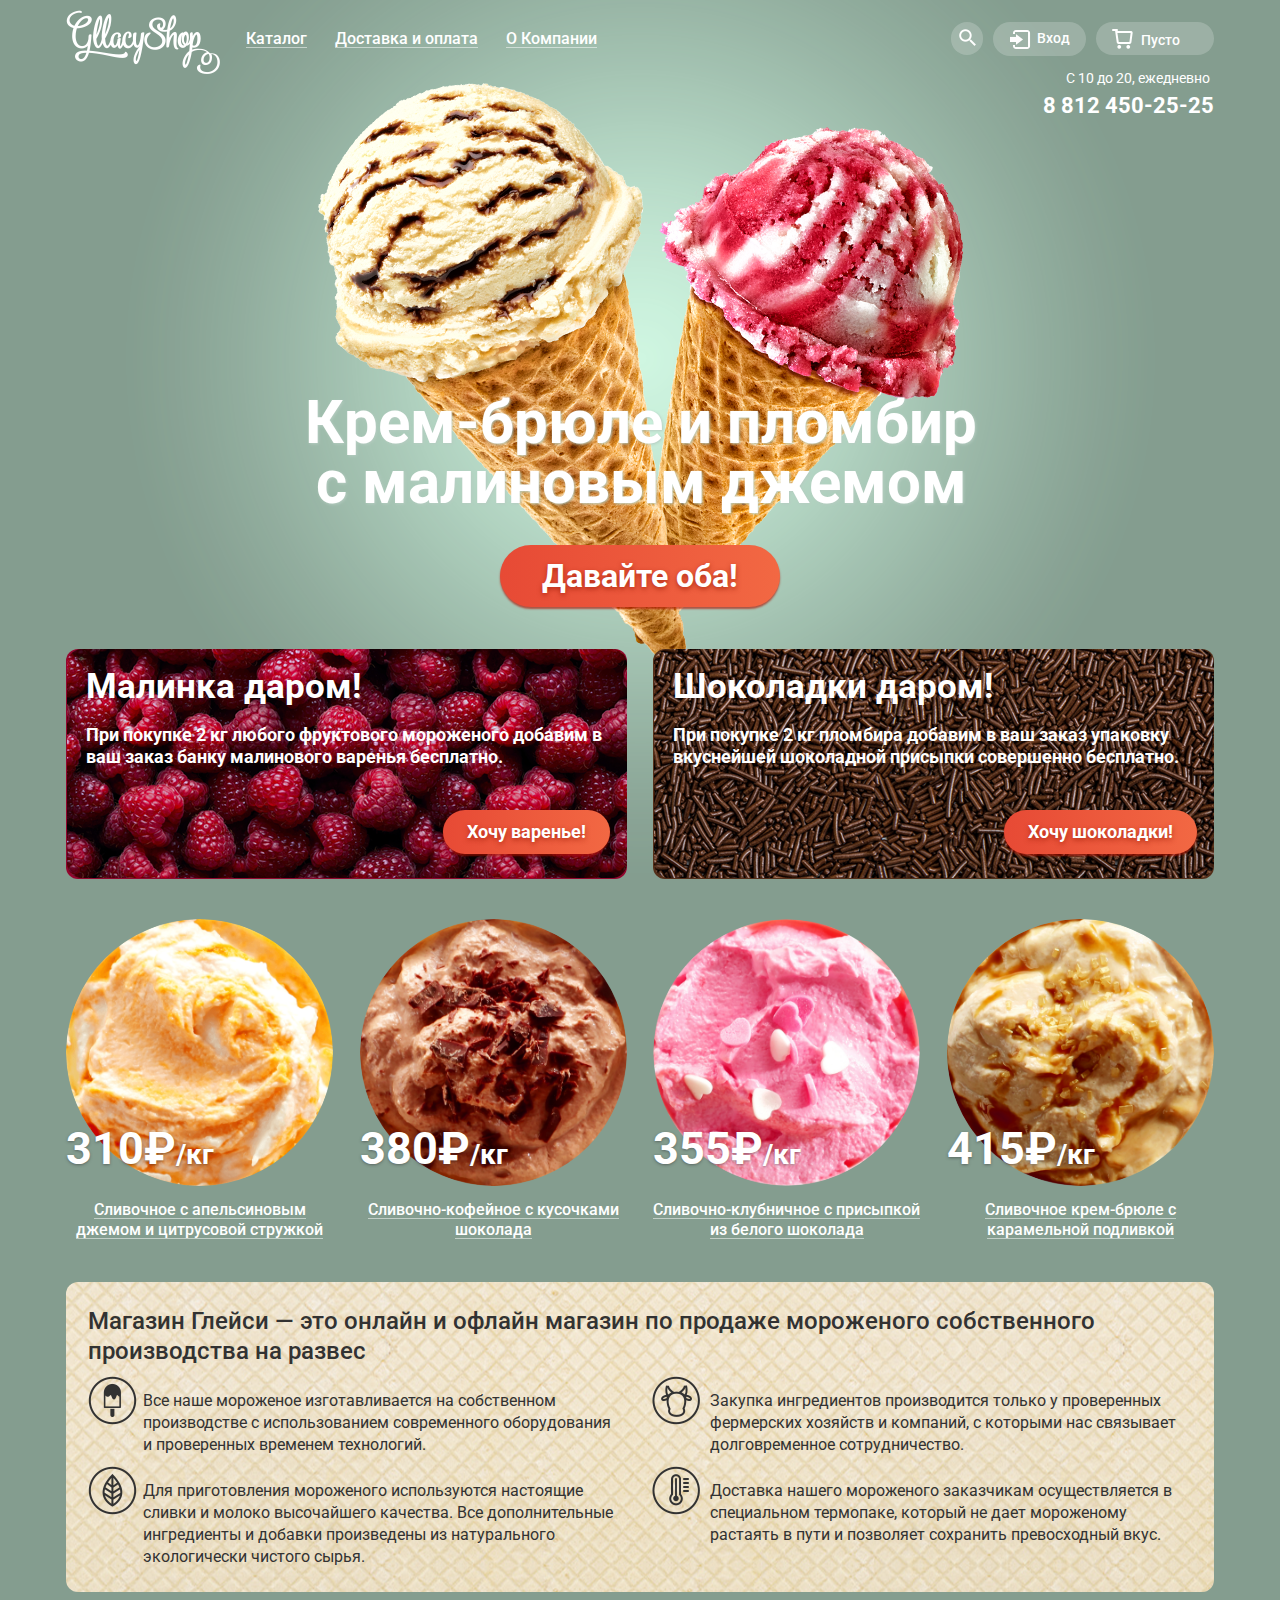
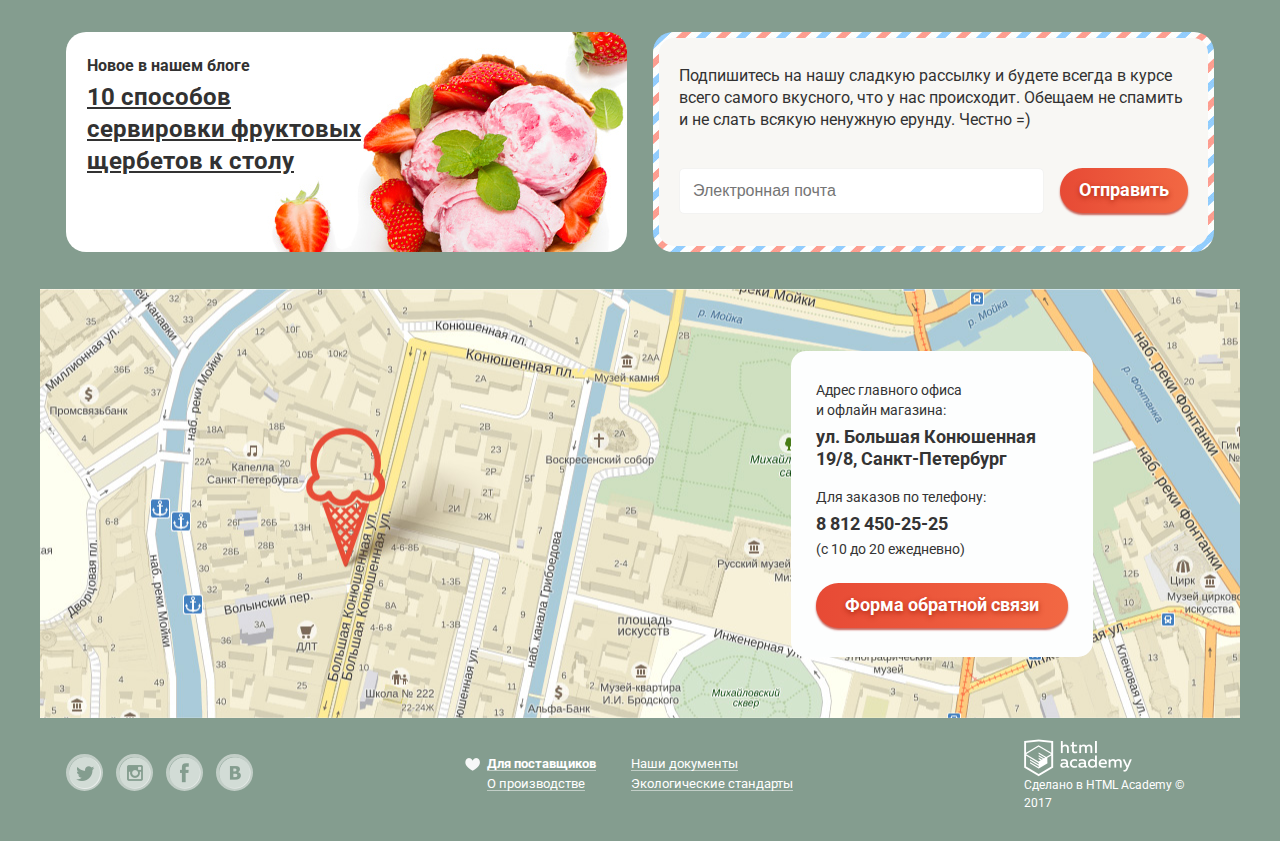
<file: index.html>
<!DOCTYPE html>
<html lang="ru">

<head>
  <meta charset="utf-8">
  <link href="https://fonts.googleapis.com/css?family=Roboto:400,500,700&amp;subset=cyrillic" rel="stylesheet">
  <link rel="stylesheet" href="css/normalize.css">
  <link rel="stylesheet" href="css/style.css">
  <title>HTML Academy: Глейси</title>
</head>

<body>
  <div class="body-wrapper body-slide1">
    <header class="main-header container">
      <section class="userbar">
      <div class="block block-75">
          <div class="logo">
            <a><img src="img/logo.png" width="154" height="64" alt="Gllacy Shop"></a>
          </div>
          <!-- Навигация -->
          <nav class="main-navigation">
            <ul class="main-menu">
              <li>
                <a href="#"><span class="underline">Каталог</span></a>
            <!-- Выпадающее меню
            <ul class="drop-menu">
              <li><a class="default-link" href="#">Новинки</a></li>
              <li><a href="catalog.html">Сливочное</a></li>
              <li><a href="#">Щербеты</a></li>
              <li><a href="#">Фруктовый лед</a></li>
              <li><a href="#">Мелорин</a></li>
            </ul>-->
          </li>
          <li>
            <a href="#"><span class="underline">Доставка и оплата</span></a>
          </li>
          <li>
            <a href="#"><span class="underline">О Компании</span></a>
          </li>
        </ul>
      </nav>
    </div>
    <div class="block block-25">
      <!-- Блок пользователя -->
      <div class="user-block clearfix">
        <div class="search">
          <a class="search-link" href="#"></a>
          <div class="search-form">
            <form action="#" method="get">
              <label for="search">
                <input type="search" id="search" name="search" placeholder="Что ищем?">
              </label>
            </form>
          </div>
        </div>

        <div class="login">
          <a class="login-link" href="#">Вход</a>
          <div class="login-form">
            <button class="btn-login" type="button"></button>
                    <!-- Попап вход
   <form action="#" method="post">
    <label for="email">Электронная почта
      <input type="email" id="email" name="email" placeholder="Электронная почта" required>
    </label>
    <label for="password">Пароль
      <input type="password" id="password" name="password" placeholder="Пароль" required>
    </label>
    <label for="submit">
      <button class="button" type="submit" id="submit" name="submit">Войти</button>
    </label>
    <div class="login-forgot">
    <a class="login-link" href="#">Забыли пароль?</a>
    <a class="login-link" href="#">Новая регистрация</a>
</div>
</form> -->
</div>
</div>

<div class="basket">
  <a class="basket-link" href="#">Пусто</a>
</div>
</div>
</div>
</section>
<section class="schedule">
<div class="block block-25 contact-block">
  <span class="contacts">С 10 до 20, ежедневно</span>
  <a class="address" href="tel:+88124502525">8 812 450-25-25</a>
</div>
</section>
</header>
<main class="container">
<section class="slideshow">
  <div class="block block-100">
    <!-- Слайдер -->
    <!-- <div class="slideshow-container"> -->
    <div class="slideshow">
       <!-- <ul class="slideshow-nav">
        <li>
          <a href="#slide1"></a>
        </li>
        <li>
          <a href="#slide2"></a>
        </li>
        <li>
          <a href="#slide3"></a>
        </li>
      </ul> -->
      <!-- Слайд 1 -->
      <div class="slide">
        <a name="slide1"></a>
        <b class="slide-name">Крем-брюле и пломбир с малиновым джемом</b>
        <a class="slide-btn button" href="#">Давайте оба!</a>
      </div>
      <!-- Другие слайды -->
      <!-- <div class="slide">
       <a name="slide2"></a>
       <b class="slide-name">Шоколадный пломбир и лимонный сорбет</b>
       <a class="slide-btn button" href="#">Давайте оба!</a>
       <img class="slide-pic" src="#" alt="">
     </div> -->
     <!-- <div class="slide">
       <a name="slide3"></a>
       <b class="slide-name">Пломбир с помадкой и клубничный щербет</b>
       <a class="slide-btn button" href="#">Давайте оба!</a>
       <img class="slide-pic" src="#" alt="">
     </div> -->
   </div>
   <!-- </div> -->
 </div>
 </section>
 <section class="promoions">
 <div class="block block-50">
  <div class="promo promo-strawberry clearfix">
    <h3 class="promo-name">Малинка даром!</h3>
    <!-- <img class="promo-background" src="#" width="" height="" alt=""> -->
    <p class="promo-text">При покупке 2 кг любого фруктового мороженого добавим в ваш заказ банку малинового варенья бесплатно.</p>
    <a class="button" href="/catalog/fruit">Хочу варенье!</a>
  </div>
</div>
<div class="block block-50">
  <div class="promo promo-choco clearfix">
    <h3 class="promo-name">Шоколадки даром!</h3>
    <!-- <img class="promo-background" src="#" width="" height="" alt=""> -->
    <p class="promo-text">При покупке 2 кг пломбира добавим в ваш заказ упаковку вкуснейшей шоколадной присыпки совершенно бесплатно.</p>
    <a class="button" href="/catalog/plombir">Хочу шоколадки!</a>
  </div>
</div>
</section>
<section class="bestseller">
<div class="block block-25">
  <a class="icecream icecream-hit" href="#">
    <div class="icecream-background">
      <img src="img/catalog/icecream1.png" width="267" height="267" alt="Сливочное с апельсиновым джемом">
      <p class="icecream-text"><span class="underline">Сливочное с апельсиновым джемом и цитрусовой стружкой</span></p>
    </div>
    <div class="price">310&#8381;<span class="kilo">/кг</span></div>
  </a>
</div>
<div class="block block-25">
  <a class="icecream icecream-hit" href="#">
    <div class="icecream-background">
      <img src="img/catalog/icecream2.png" width="267" height="267" alt="Сливочно-кофейное">
      <p class="icecream-text"><span class="underline">Сливочно-кофейное с кусочками шоколада</span></p>
    </div>
    <div class="price">380&#8381;<span class="kilo">/кг</span></div>
  </a>
</div>
<div class="block block-25">
  <a class="icecream icecream-hit" href="#">
    <div class="icecream-background">
      <img src="img/catalog/icecream3.png" width="267" height="267" alt="Сливочно-клубничное">
      <p class="icecream-text"><span class="underline">Сливочно-клубничное с присыпкой из белого шоколада</span></p>
    </div>
    <div class="price">355&#8381;<span class="kilo">/кг</span></div>
  </a>
</div>
<div class="block block-25">
  <a class="icecream icecream-hit" href="#">
    <div class="icecream-background">
      <img src="img/catalog/icecream4.png" width="267" height="267" alt="Сливочное крем-брюле">
      <p class="icecream-text"><span class="underline">Сливочное крем-брюле с карамельной подливкой</span></p>
    </div>
    <div class="price">415&#8381;<span class="kilo">/кг</span></div>
  </a>
</div>
</section>
<section class="about-us">
<div class="block block-100">
  <div class="info-block clearfix">
    <h2 class="info-title">Магазин Глейси &mdash; это онлайн и офлайн магазин по продаже мороженого собственного производства на развес</h2>
    <ul class="info-description">
      <li class="ice-icon info-text">
        Все наше мороженое изготавливается на собственном производстве с использованием современного оборудования и проверенных временем технологий.
      </li>
      <li class="cow-icon info-text">
        Закупка ингредиентов производится только у проверенных фермерских хозяйств и компаний, с которыми нас связывает долговременное сотрудничество.
      </li>
      <li class="leaf-icon info-text">
        Для приготовления мороженого используются настоящие сливки и молоко высочайшего качества. Все дополнительные ингредиенты и добавки произведены из натурального экологически чистого сырья.
      </li>
      <li class="thermometer-icon info-text">
        Доставка нашего мороженого заказчикам осуществляется в специальном термопаке, который не дает мороженому растаять в пути и позволяет сохранить превосходный вкус.
      </li>
    </ul>
  </div>
</div>
</section>
<section class="news-feed">
<div class="block block-50">
  <div class="news">
    <h4 class="news-title">Новое в нашем блоге</h4>
    <a class="news-link" href="#">10 способов сервировки фруктовых щербетов к столу</a>
  </div>
</div>
<div class="block block-50">
  <div class="mail-block">
    <div class="mail-content clearfix">
      <p class="mail-text">Подпишитесь на нашу сладкую рассылку и будете всегда в курсе всего самого вкусного, что у нас происходит. Обещаем не спамить и не слать всякую ненужную ерунду. Честно =)</p>
      <form action="#" method="post">
        <label>
          <input type="email" name="email" placeholder="Электронная почта">
        </label>
        <button type="submit" class="button">Отправить</button>
      </form>
    </div>
  </div>
</div>
</section>
</main>
<section class="geo">
<div class="map-container">
  <div class="map container">
    <!--<div class="cone"><img class="cone-icon" src="#" alt="Маркер"></div>-->
    <div class="block">
      <div class="contacts-container">
        <span class="contacts">Адрес главного офиса<br>и офлайн магазина:</span>
        <span class="address">ул. Большая Конюшенная<br>19/8, Санкт-Петербург</span>
        <span class="contacts">Для заказов по телефону:</span>
        <a class="address" href="tel:+88124502525">8 812 450-25-25</a>
        <span class="contacts time">(с 10 до 20 ежедневно)</span>
        <button class="button contacts-btn" type="button">Форма обратной связи</button>
            <!-- Попап форма обратной связи
   <div class="contacts-popup">
    <div class="contacts-popup-form">
      <form action="#" method="post">
        <fieldset>
          <legend>Мы обязательно вам ответим!</legend>
          <label for="exit">Закрыть окно
            <input type="button" id="exit" name="exit" value="exit">
          </label>
          <label for="name">Имя
            <input type="text" id="name" name="name" placeholder="Как вас зовут?" required>
          </label>
          <label for="e-mail">Электронная почта
            <input type="email" id="e-mail" name="email" placeholder="Ваша почта для ответа?" required>
          </label>
          <label for="comment">Комментарий
            <textarea id="comment" name="comment" rows="6" placeholder="Напишите что-нибудь" required></textarea>
          </label>
        </fieldset>
        <label for="send">
          <button class="button" type="submit" id="send" name="submit">Отправить</button>
        </label>
      </form>
    </div>
  </div> -->
</div>
</div>
</div>
</div>
</section>
<footer class="main-footer container">
<section class="social">
  <div class="block block-25">
    <div class="footer-social">
      <a class="social-btn social-btn-twi" href="#">Твиттер</a>
      <a class="social-btn social-btn-inst" href="#">Инстаграм</a>
      <a class="social-btn social-btn-fb" href="#">Фейсбук</a>
      <a class="social-btn social-btn-vk" href="#">Вконтакте</a>
    </div>
  </div>
  </section>
  <section class="docs">
  <div class="block block-50">
    <div class="footer-info">
      <ul class="footer-link">
        <li class="footer-info-link"><a class="heart-icon" href="#">Для поставщиков</a></li>
        <li class="footer-info-link"><a href="#">Наши документы</a></li>
        <li class="footer-info-link"><a href="#">О производстве</a></li>
        <li class="footer-info-link"><a href="#">Экологические стандарты</a></li>
      </ul>
    </div>
  </div>
  </section>
  <section class="copyright-info">
  <div class="block block-25">
    <div class="footer-copyright">
      <a class="footer-logo" href="https://htmlacademy.ru"><img src="./img/academy_logo.png" width="108" height="38" alt="Логотип HTML Academy"></a>
      <span class="copyright">Сделано в HTML Academy &#169; 2017</span>
    </div>
    </section>
  </div>
</footer>
</div>
</body>
</html>
</file>
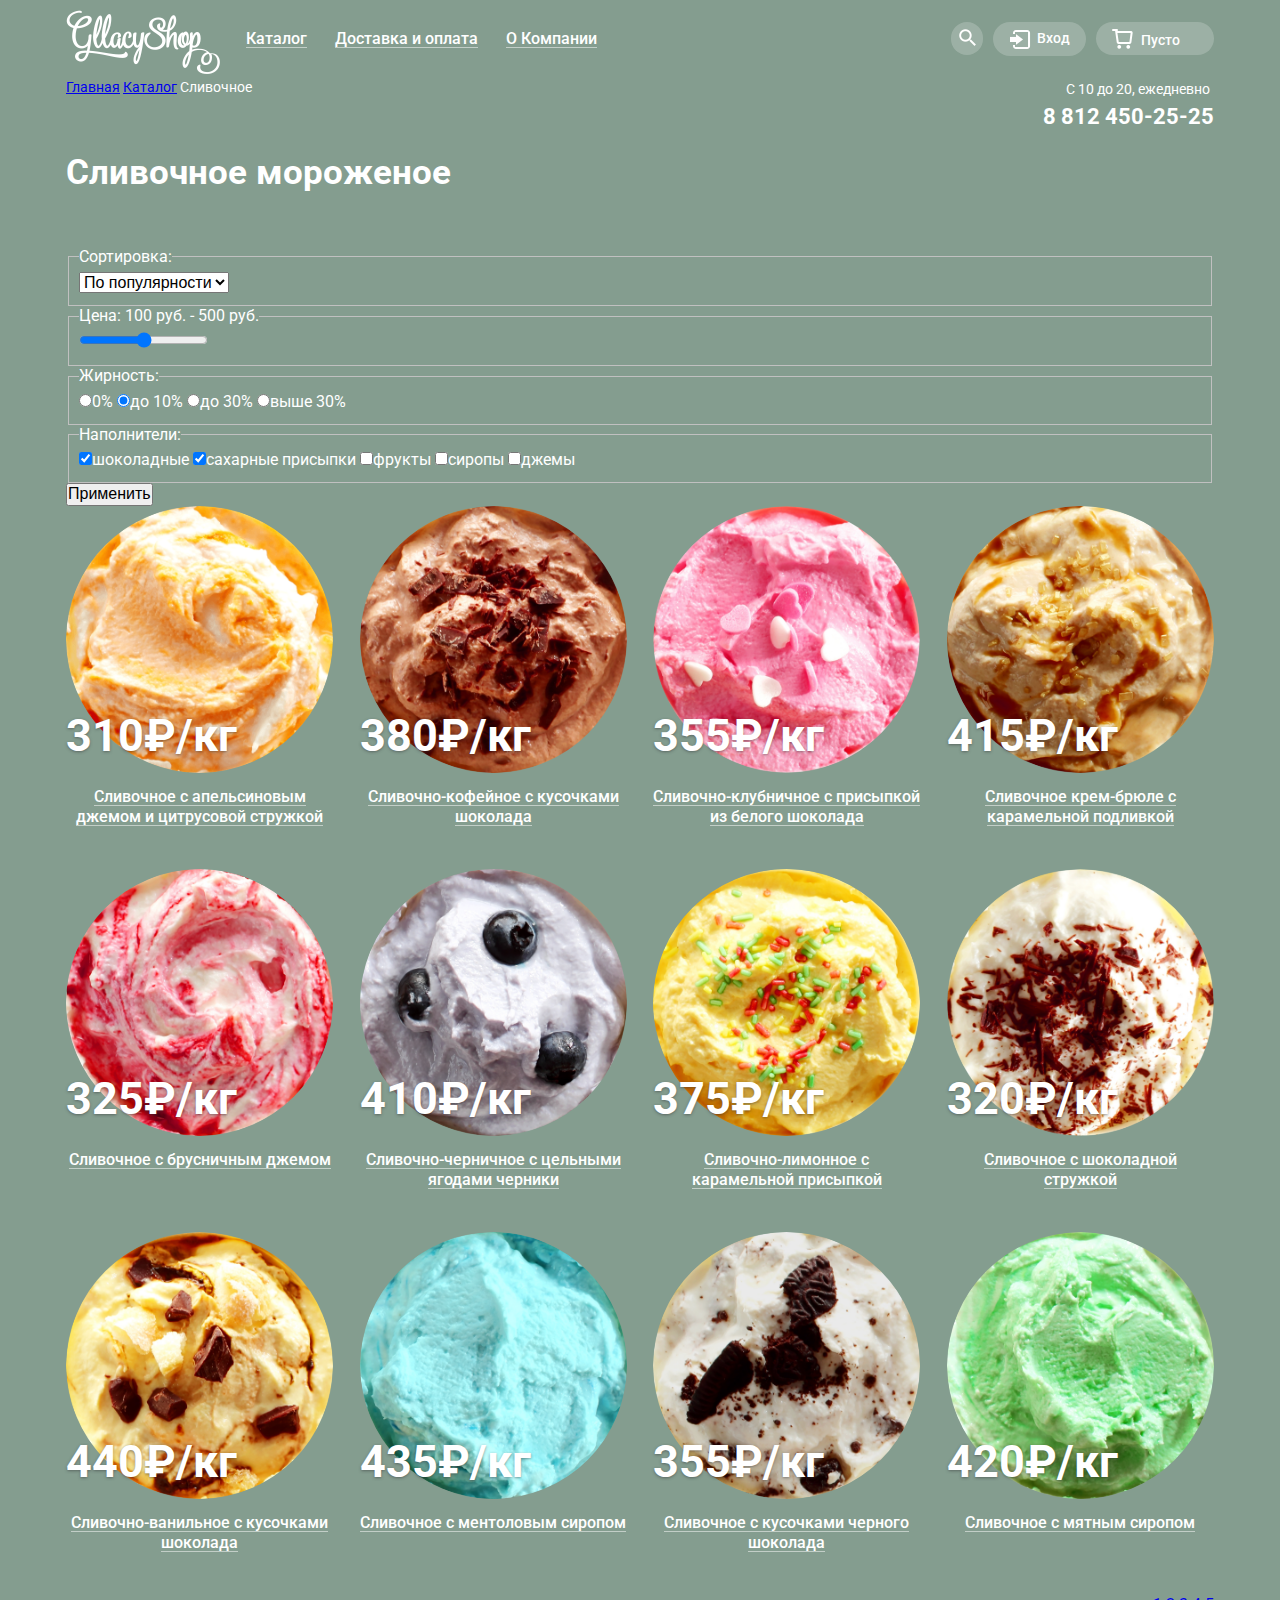
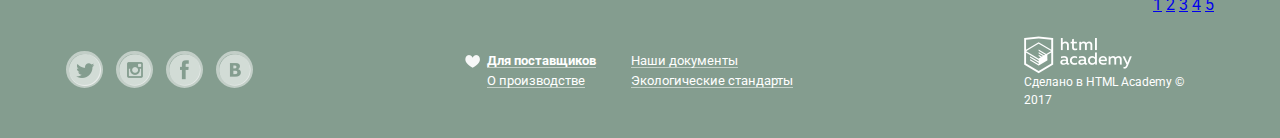
<file: catalog.html>
<!DOCTYPE html>
<html lang="ru">

<head>
  <meta charset="utf-8">
  <link href="https://fonts.googleapis.com/css?family=Roboto:400,500,700&amp;subset=cyrillic" rel="stylesheet">
  <link rel="stylesheet" href="css/normalize.css">
  <link rel="stylesheet" href="css/style.css">
  <title>HTML Academy: Глейси</title>
</head>

<body>
	<!-- Шапка сайта -->
<header class="main-header container">
<section class="userbar">
      <div class="block block-75">
          <div class="logo">
            <a href="/index.html"><img src="img/logo.png" width="154" height="64" alt="Gllacy Shop"></a>
          </div>
          <!-- Навигация -->
          <nav class="main-navigation">
            <ul class="main-menu">
              <li>
                <a href="#"><span class="underline">Каталог</span></a>
            <!-- Выпадающее меню
            <ul class="drop-menu">
              <li><a class="default-link" href="#">Новинки</a></li>
              <li><a href="catalog.html">Сливочное</a></li>
              <li><a href="#">Щербеты</a></li>
              <li><a href="#">Фруктовый лед</a></li>
              <li><a href="#">Мелорин</a></li>
            </ul>-->
          </li>
          <li>
            <a href="#"><span class="underline">Доставка и оплата</span></a>
          </li>
          <li>
            <a href="#"><span class="underline">О Компании</span></a>
          </li>
        </ul>
      </nav>
    </div>
    <div class="block block-25">
      <!-- Блок пользователя -->
      <div class="user-block clearfix">
        <div class="search">
          <a class="search-link" href="#"></a>
          <div class="search-form">
            <form action="#" method="get">
              <label for="search">
                <input type="search" id="search" name="search" placeholder="Что ищем?">
              </label>
            </form>
          </div>
        </div>

        <div class="login">
          <a class="login-link" href="#">Вход</a>
          <div class="login-form">
            <button class="btn-login" type="button"></button>
                    <!-- Попап вход
   <form action="#" method="post">
    <label for="email">Электронная почта
      <input type="email" id="email" name="email" placeholder="Электронная почта" required>
    </label>
    <label for="password">Пароль
      <input type="password" id="password" name="password" placeholder="Пароль" required>
    </label>
    <label for="submit">
      <button class="button" type="submit" id="submit" name="submit">Войти</button>
    </label>
    <div class="login-forgot">
    <a class="login-link" href="#">Забыли пароль?</a>
    <a class="login-link" href="#">Новая регистрация</a>
</div>
</form> -->
</div>
</div>

<div class="basket">
  <a class="basket-link" href="#">Пусто</a>
</div>
</div>
</div>
</section>
<section class="schedule">
<div class="block block-75 breadcrumbs"><a href="/index.html">Главная</a>
      <a href="#">Каталог</a>
      <a>Сливочное</a>
</div>
<div class="block block-25 contact-block">
  <span class="contacts">С 10 до 20, ежедневно</span>
  <a class="address" href="tel:+88124502525">8 812 450-25-25</a>
</div>
</section>
</header>

  </div>
  <main class="container">
  <section class="filters">
  <div class="block block-100">
    <h1 class="cream">Сливочное мороженое</h1>
    <div class="filter-container">
     <form action="#" method="get">
      <fieldset>
       <legend>
        Сортировка:
      </legend>
      <select>
        <option value="0" selected>По популярности</option>
        <option value="1">По цене</option>
        <option value="2">По типу</option>
      </select>
    </fieldset>

    <fieldset>
     <legend>
      Цена: 100 руб. - 500 руб.
    </legend>
    <input type="range" multiple min="100" max="500" step="10" value="200,400">
  </fieldset>

  <fieldset>
   <legend>
    Жирность:
  </legend>
  <input type="radio" name="fat" value="0">0&#37;
  <input type="radio" name="fat" value="1" checked>до 10&#37;
  <input type="radio" name="fat" value="2">до 30&#37;
  <input type="radio" name="fat" value="3">выше 30&#37;
</fieldset>

<fieldset>
 <legend>
  Наполнители:
</legend>
<input type="checkbox" name="filler" value="0" checked>шоколадные
<input type="checkbox" name="filler" value="1" checked>сахарные присыпки
<input type="checkbox" name="filler" value="2">фрукты
<input type="checkbox" name="filler" value="3">сиропы
<input type="checkbox" name="filler" value="4">джемы
</fieldset>

<button class="apply-btn" type="submit">Применить</button>
</form>
</div>
</div>
</section>

<section class="catalog">
<div class="block block-25">
  <a class="icecream icecream-hit" href="#">
    <div class="icecream-background">
      <img src="img/catalog/icecream1.png" width="267" height="267" alt="Сливочное с апельсиновым джемом">
      <p class="icecream-text"><span class="underline">Сливочное с апельсиновым джемом и цитрусовой стружкой</span></p>
    </div>
    <div class="price">310&#8381;/кг</div>
  </a>
  <!-- <button class="button view-btn" href="#">Быстрый просмотр</button> -->
</div>

<div class="block block-25">
  <a class="icecream icecream-hit" href="#">
    <div class="icecream-background">
      <img src="img/catalog/icecream2.png" width="267" height="267" alt="Сливочно-кофейное">
      <p class="icecream-text"><span class="underline">Сливочно-кофейное с кусочками шоколада</span></p>
    </div>
    <div class="price">380&#8381;/кг</div>
  </a>
  <!-- <button class="button view-btn" href="#">Быстрый просмотр</button> -->
</div>

<div class="block block-25">
  <a class="icecream icecream-hit" href="#">
    <div class="icecream-background">
      <img src="img/catalog/icecream3.png" width="267" height="267" alt="Сливочно-клубничное">
      <p class="icecream-text"><span class="underline">Сливочно-клубничное с присыпкой из белого шоколада</span></p>
    </div>
    <div class="price">355&#8381;/кг</div>
  </a>
  <!-- <button class="button view-btn" href="#">Быстрый просмотр</button> -->
</div>

<div class="block block-25">
  <a class="icecream icecream-hit" href="#">
    <div class="icecream-background">
      <img src="img/catalog/icecream4.png" width="267" height="267" alt="Сливочное крем-брюле">
      <p class="icecream-text"><span class="underline">Сливочное крем-брюле с карамельной подливкой</span></p>
    </div>
    <div class="price">415&#8381;/кг</div>
  </a>
  <!-- <button class="button view-btn" href="#">Быстрый просмотр</button> -->
</div>

<div class="block block-25">
  <a class="icecream icecream-hit" href="#">
    <div class="icecream-background">
      <img src="img/catalog/icecream5.png" width="267" height="267" alt="Сливочное с брусничным джемом">
      <p class="icecream-text"><span class="underline">Сливочное с брусничным джемом</span></p>
    </div>
    <div class="price">325&#8381;/кг</div>
  </a>
  <!-- <button class="button view-btn" href="#">Быстрый просмотр</button> -->
</div>

<div class="block block-25">
  <a class="icecream icecream-hit" href="#">
   <div class="icecream-background">
    <img src="img/catalog/icecream6.png" width="267" height="267" alt="Сливочно-черничное">
    <p class="icecream-text"><span class="underline">Сливочно-черничное с цельными ягодами черники</span></p>
  </div>
  <div class="price">410&#8381;/кг</div>
</a>
<!-- <button class="button view-btn" href="#">Быстрый просмотр</button> -->
</div>

<div class="block block-25">
  <a class="icecream icecream-hit" href="#">
    <div class="icecream-background">
      <img src="img/catalog/icecream7.png" width="267" height="267"  alt="Сливочно-лимонное">
      <p class="icecream-text"><span class="underline">Сливочно-лимонное с карамельной присыпкой</span></p>
    </div>
    <div class="price">375&#8381;/кг</div>
  </a>
  <!-- <button class="button view-btn" href="#">Быстрый просмотр</button> -->
</div>

<div class="block block-25">
  <a class="icecream icecream-hit" href="#">
    <div class="icecream-background">
      <img src="img/catalog/icecream8.png" width="267" height="267" alt="Сливочное с шоколадной стружкой">
      <p class="icecream-text"><span class="underline">Сливочное с шоколадной стружкой</span></p>
    </div>
    <div class="price">320&#8381;/кг</div>
  </a>
  <!-- <button class="button view-btn" href="#">Быстрый просмотр</button> -->
</div>

<div class="block block-25">
  <a class="icecream icecream-hit" href="#">
    <div class="icecream-background">
      <img src="img/catalog/icecream9.png" width="267" height="267" alt="Сливочно-ванильное">
      <p class="icecream-text"><span class="underline">Сливочно-ванильное с кусочками шоколада</span></p>
    </div>
    <div class="price">440&#8381;/кг</div>
  </a>
  <!-- <button class="button view-btn" href="#">Быстрый просмотр</button> -->
</div>

<div class="block block-25">
  <a class="icecream icecream-hit" href="#">
    <div class="icecream-background">
      <img src="img/catalog/icecream10.png" width="267" height="267" alt="Сливочное с ментоловым сиропом">
      <p class="icecream-text"><span class="underline">Сливочное с ментоловым сиропом</span></p>
    </div>
    <div class="price">435&#8381;/кг</div>
  </a>
  <!-- <button class="button view-btn" href="#">Быстрый просмотр</button> -->
</div>

<div class="block block-25">
  <a class="icecream icecream-hit" href="#">
    <div class="icecream-background">
      <img src="img/catalog/icecream11.png" width="267" height="267" alt="Сливочное с шоколадом">
      <p class="icecream-text"><span class="underline">Сливочное с кусочками черного шоколада</span></p>
    </div>
    <div class="price">355&#8381;/кг</div>
  </a>
  <!-- <button class="button view-btn" href="#">Быстрый просмотр</button> -->
</div>

<div class="block block-25">
  <a class="icecream icecream-hit" href="#">
    <div class="icecream-background">
      <img src="img/catalog/icecream12.png" width="267" height="267" alt="Сливочное с мятным сиропом">
      <p class="icecream-text"><span class="underline">Сливочное с мятным сиропом</span></p>
    </div>
    <div class="price">420&#8381;/кг</div>
  </a>
  <!-- <button class="button view-btn" href="#">Быстрый просмотр</button> -->
</div>
</section>
<section class="paginator">
<div class="block block-100">
  <div class="page-container">
   <a class="nav-link page-back" href="#"></a>
   <a class="nav-link" href="#">1</a>
   <a class="nav-link" href="#">2</a>
   <a class="nav-link" href="#">3</a>
   <a class="nav-link" href="#">4</a>
   <a class="nav-link" href="#">5</a>
   <a class="nav-link page-fwd" href="#"></a>
 </div>
</div>
</section>
</main>
<footer class="main-footer container">
<section class="social">
  <div class="block block-25">
    <div class="footer-social">
      <a class="social-btn social-btn-twi" href="#">Твиттер</a>
      <a class="social-btn social-btn-inst" href="#">Инстаграм</a>
      <a class="social-btn social-btn-fb" href="#">Фейсбук</a>
      <a class="social-btn social-btn-vk" href="#">Вконтакте</a>
    </div>
  </div>
  </section>
  <section class="docs">
  <div class="block block-50">
    <div class="footer-info">
      <ul class="footer-link">
        <li class="footer-info-link"><a class="heart-icon" href="#">Для поставщиков</a></li>
        <li class="footer-info-link"><a href="#">Наши документы</a></li>
        <li class="footer-info-link"><a href="#">О производстве</a></li>
        <li class="footer-info-link"><a href="#">Экологические стандарты</a></li>
      </ul>
    </div>
  </div>
  </section>
  <section class="copyright-info">
  <div class="block block-25">
    <div class="footer-copyright">
      <a class="footer-logo" href="https://htmlacademy.ru"><img src="./img/academy_logo.png" width="108" height="38" alt="Логотип HTML Academy"></a>
      <span class="copyright">Сделано в HTML Academy &#169; 2017</span>
    </div>
    </section>
  </div>
</footer>
</body>
</html>
</file>
<file: css/style.css>
*, *::before, *::after {
  box-sizing: border-box;
  padding: 0;
  margin: 0;
}

body {
  color: #fff;
  font: normal 16px "Roboto", "Tahoma", sans-serif;
  background: #849d8f;
  line-height: 1.25;
}

.body-slide1 {
  background: #849d8f url("../img/index/bg1.png") center top no-repeat;
}

.body-slide2 {
  background: #8996a6 url("../img/index/bg2.png") center top no-repeat;
}

.body-slide3 {
  background: #9d8b84 url("../img/index/bg3.png") center top no-repeat;
}

h1 {
  font-size: 35px;
  line-height: 41px;
}

h2 {
  font-size: 24px;
  font-weight: bold;
}

h4 {
  font-size: 16px;
}

.container {
  margin: 0 auto;
  max-width: 1200px;
  width: auto;
  padding: 0 13px;
}

.clearfix::after, .container::after {
  display: table;
  content: ' ';
  clear: both;
}

.block {
  padding: 0px 13px;
  box-sizing: inherit;
  float: left;
  width: 100%;
}

.block-100 {
  width: 100%;
}

.block-75 {
  width: 75%;
}

.block-66 {
  width: 66.6%;
}

.block-50 {
  width: 50%;
}

.block-33 {
  width: 33.3%;
}

.block-25 {
  width: 25%;
}

.main-header {
  color: #ffffff;
  padding-top: 10px;
}

.logo {
  float: left;
}

.main-navigation {
  float: left;
  min-width: 410px;
  padding: 10px 14px;
}

.main-navigation ul {
  margin: 0;
  padding: 0;
  list-style: none;
}

.main-navigation li {
  display: inline-block;
  vertical-align: middle;
}

.main-menu > li {
  position: relative;
  padding-bottom: 10px;
}

.main-menu > li > a {
  display: block;
  padding: 10px 12px;
  font-family: "Roboto", "Arial", sans-serif;
  font-size: 16px;
  line-height: 18px;
  color: #fff;
  text-decoration: none;
}

.main-menu > li > a span {
  font-weight: 500;
}

/*.main-menu .drop-menu {
  position: absolute;
  top: 37px;
  left: -7px;
  display: none;
  margin: 0;
  padding: 0;
  list-style: none;
  background: #f8f7f4;
  border-radius: 3px;
  box-shadow: 0 20px 20px 5px rgba(0, 0, 0, 0.4);
}

.drop-menu .default-link {
  position: relative;
  padding: 10px 20px;
  font-family: "Roboto", "Arial", sans-serif;
  font-size: 14px;
  line-height: 16px;
  color: #323232;
  }
  } */

  .user-block {
    float: right;
    text-align: right;
    padding: 12px 0;
    font-size: 0;
  }

  .search,
  .login,
  .basket {
    position: relative;
    float: left;
    margin-right: 10px;
  }

  .user-block div:last-child {
    margin-right: 0;
  }

  .user-block a::before {
    content: "";
    position: absolute;
    background: transparent url("../img/spritesheet_main.png") no-repeat;
  }

  .search-link,
  .login-link,
  .basket-link {
    position: relative;
    display: inline-block;
    vertical-align: top;
    color: #ffffff;
    font-weight: 500;
    font-size: 14px;
    line-height: 16px;
    text-decoration: none;
    background-color: rgba(255, 255, 255, 0.2);
    border-radius: 20px;
  }

  .user-block .search-link {
    padding: 14px 16px 19px;
    font-size: 0;
  }

  .user-block .search-link::before {
    background-position: -67px -5px;
    width: 17px;
    height: 17px;
    top: 7px;
    left: 8px;
  }

  .user-block .search-link:hover::before {
    background-position: -67px -32px;
  }

  .user-block .login-link {
    padding: 8px 16px 10px 44px;
  }

  .user-block .login-link::before {
    width: 21px;
    height: 19px;
    top: 8px;
    left: 17px;
    background-position: -5px -35px;
  }

  .user-block .login-link:hover::before {
    background-position: -36px -35px;
  }

  .user-block .login-link:hover {
    color: #323232;
  }

  .user-block .basket-link {
    padding: 10px 34px 7px 45px;
  }

  .user-block .basket-link::before {
    background-position: -5px -5px;
    width: 21px;
    height: 20px;
    top: 7px;
    left: 16px;
  }

  .search-form,
  .login-form {
    display: none;
    position: absolute;
    z-index: 2;
    top: 27px;
    right: 0;
    background-color: #f8f7f4;
    border-radius: 3px;
    box-shadow: 0 20px 20px 5px rgba(0, 0, 0, 0.4);
  }

  /*.search-form input {
    width: 300px;
    height: 37px;
    margin: 20px 15px;
    padding: 10px 2px 0 2px;
    border: 1px solid #d3d3d2;
    border-radius: 3px;
  }

  .search-form input[placeholder],
  .login-form input[placeholder] {
    font-family: "Roboto", "Arial", sans-serif;
    font-weight: 400;
    font-size: 14px;
    line-height: 24px;
    color: #999999;
  } */

  .contact-block {
    float: right;
    text-align: right;
    color: #ffffff;
    font-weight: 400;
  }

  .contact-block span {
    display: block;
    font-size: 14px;
    line-height: 16px;
    padding: 2px 4px 2px 0;
  }

  .address {
    display: block;
    margin-top: 6px;
    font-size: 22px;
    line-height: 24px;
  }

  .contact-block .address {
    font-weight: bold;
    text-decoration: none;
    color: inherit;
  }

  .slide {
    text-align: center;
  }

  .slide-name {
    display: block;
    font-size: 60px;
    text-shadow: 1px 1px 3px #b6ccc1;
    max-width: 700px;
    margin: 275px 0 0 225px;
    line-height: 1;
  }

  .button {
    display: inline-block;
    padding: 10px 24px;
    background: #ec593c;
    border: none;
    box-shadow: 0px 2px 2px 0px rgba(172, 16, 0, 0.64);
    border-radius: 32px;
    background-image: linear-gradient( 90deg, rgb(231,74,53) 0%, rgb(242,104,67) 100%);
    color: #fff;
    text-decoration: none;
    font-weight: bold;
    line-height: 1.375;
    text-shadow: 0px 2px 5px rgba(160, 32, 11, 0.76);
    font-family: inherit;
    font-size: 18px;
  }

  .slide-btn {
    font-size: 32px;
    padding: 9px 42px;
    margin: 32px 0 42px;
  }

  .promo-name {
    font-size: 35px;
    line-height: 1;
    margin: 0 0 10px 0;
  }

  .promo {
    margin-bottom: 40px;
    padding: 20px 17px 25px 20px;
    border-radius: 12px;
  }

  .promo-strawberry {
    background: #92072e url("../img/index/raspberry.png") center top no-repeat;
    position: relative;
  }

  .promo-choco {
    background: #542f1a url("../img/index/chocolate.png") center top no-repeat;
    position: relative;
  }

  .promo-text {
    font-weight: bold;
    padding-top: 10px;
    height: 96px;
    overflow: hidden;
    line-height: 1.2;
    font-size: 18px;
  }
  .promo > .button {
    display: block;
    float: right;
    right: 35px;
    bottom: 13px;
    font-family: "Roboto";
    font-weight: bold;
    line-height: 1.333;
  }

  .icecream {
    display: block;
    margin: 0 auto;
    text-align: center;
    margin-bottom: 42px;
    position: relative;
    text-decoration: none;
  }

  .icecream-text {
    height: 2.5rem;
  }

  .icecream-text span {
    font-weight: 500;
  }

  .underline {
    color: #fff;
    background: linear-gradient(to top, rgba(255, 255, 255, 0.5) 0%, rgba(255, 255, 255, 0.5) 1px, rgba(255, 255, 255, 0) 1px, rgba(255, 255, 255, 0) 100%);
  }

  .icecream-background img {
    margin-bottom: 9px;
    border-radius: 50%;
  }

  .price {
    position: absolute;
    top: 200px;
    left: 0;
    font-size: 45px;
    font-weight: bold;
    line-height: 60px;
    color: #ffffff;
    text-shadow: 0px 1px 3px rgba(49, 50, 53, 0.5);
  }

  .kilo {
    font-size: 28px;
    text-shadow: 0px 1px 3px rgba(49, 50, 53, 0.5);
  }

  .info-block {
    background: #f0e6d2 url("../img/index/waffle.jpg") center repeat;
    border-radius: 12px;
    margin-bottom: 40px;
  }

  .info-title {
    padding: 24px 22px;
    color: #323232;
    font-weight: 500;
  }

  .info-description li {
    list-style: none;
    position: relative;
    display: inline-block;
    width: 50%;
    padding: 0px 20px 8px 77px;
    font-weight: 400;
    line-height: 22px;
    vertical-align: top;
  }

  .info-description li::before {
    content: '';
    position: absolute;
    top: -14px;
    left: 22px;
    background-image: url('../img/index/spritesheet_info.png');
  }

  .info-description li.ice-icon::before {
    background-position: -63px -5px;
    width: 49px;
    height: 49px;
  }

  .info-description li.leaf-icon::before {
    background-position: -5px -64px;
    width: 49px;
    height: 49px;
  }

  .info-description li.cow-icon::before {
    left: 12px;
    background-position: -5px -5px;
    width: 48px;
    height: 49px;

  }

  .info-description li.thermometer-icon::before {
    left: 12px;
    background-position: -64px -64px;
    width: 48px;
    height: 49px;
  }

  .info-description li:nth-child(2n) {
    padding-left: 70px;
  }

  .info-text {
    width: 50%;
    float: left;
    margin-bottom: 1rem;
    color: #323232;
  }

  .news {
    background: #ffffff url("../img/index/strawberry_background.jpg") center no-repeat;
    border-radius: 20px;
  }

  .news-title {
    margin-bottom: 5px;
    padding-top: 24px;
    padding-left: 21px;
    color: #323232;
  }

  .news-link {
    display: block;
    width: 304px;
    font-size: 24px;
    line-height: 32px;
    color: #323232;
    padding-left: 21px;
    padding-bottom: 75px;
    font-weight: bold;
  }

  .mail-block {
    background: #f8f7f4 url("../img/index/post_pattern.jpg") repeat 0 0;
    border-radius: 20px;
    padding: 6px;
    font-weight: 400;
  }

  .mail-content {
    background-color: #f8f7f4;
    border-radius: 15px;
    padding: 27px 20px;
    min-height: 208px;
  }

  .mail-text {
    margin: 0 0 37px;
    font-size: 16px;
    line-height: 22px;
    color: #323232;
    max-height: 80px;
    overflow: hidden;
  }

  .mail-content form {
   vertical-align: bottom;
 }

 .mail-content button {
  float: right;
  padding: 10px 19px 10px 19px;
  display: inline-block;
  vertical-align: top;
}

.mail-content input[type="email"] {
  float: left;
  width: 365px;
  padding: 13px 13px;
  border: 1px solid #f3f3f2;
  border-radius: 5px;
}

.map-container {
  position: relative;
  background-color: #f8f7f4;
  padding: 50px 0;
  margin-top: 37px;
  background: url('../img/index/map.jpg') no-repeat 50%;
  min-height: 429px;
}

.contacts-container {
  position: absolute;
  top: 62px;
  right: 187px;
  background-color: #fdfefe;
  border-radius: 15px;
  padding: 29px 25px;
  width: 302px;
}

.contacts-container .contacts {
  font-size: 14px;
  line-height: 20px;
  color: #343434;
  font-weight: 400;
}

.contacts-container .address {
  display: block;
  font-size: 18px;
  line-height: 22px;
  color: #343434;
  font-weight: bold;
  padding-bottom: 17px;
  text-decoration: none;
  font-style: normal;
}

.time {
  margin-top: -13px;
  display: inherit;
}

.contacts-btn {
  width: 100%;
  margin-top: 24px;
}

.main-footer {
  margin-top: 36px;
  margin-bottom: 29px;
  text-align: center;
}

.footer-social {
  float: left;
  text-align: left;
  font-size: 0;
}

.social-btn {
  display: inline-block;
  vertical-align: top;
  position: relative;
  width: 37px;
  height: 37px;
  margin-right: 13px;
  border-radius: 50%;
  border: 3px solid rgba(255, 255, 255, 0.5);
}

.social-btn::before {
  position: absolute;
  width: 32px;
  height: 32px;
  opacity: 0.8;
  content: '';
  background: url("../img/spritesheet_social.png") no-repeat -5px -5px;
}

.social-btn:hover {
  border-color: rgba(255,255,255,.7);
}

.social-btn-twi::before {
  background-position: -5px -47px;
}

.social-btn-inst::before {
  background-position: -47px -5px;
}

.social-btn-fb::before {
  background-position: -5px -5px;
}

.social-btn-vk::before {
  background-position: -47px -47px;
}

.social-btn:last-child {
  margin-right: 0;
}

.footer-info {
  display: inline-block;
  vertical-align: top;
  width: 356px;
  text-align: left;
  padding: 0px 25px;
}

.footer-info ul {
  list-style: none;
  font-size: 0;
}

.footer-info li {
  display: inline-block;
  vertical-align: top;
}

.footer-info li:nth-child(2n+1) {
  width: 47%;
}

.footer-info-link a {
  font-size: 13px;
  line-height: 20px;
  color: #ffffff;
  background: linear-gradient(to top, rgba(255, 255, 255, 0.5) 0%, rgba(255, 255, 255, 0.5) 1px, rgba(255, 255, 255, 0) 1px, rgba(255, 255, 255, 0) 100%);
  text-decoration: none;
}

.heart-icon {
  position: relative;
  font-weight: bold;
}

.heart-icon::before {
  position: absolute;
  top: 2px;
  left: -22px;
  width: 15px;
  height: 13px;
  content: '';
  background-image: url("../img/icons/heart.png");
}

.footer-copyright {
  float: right;
  width: 190px;
  margin-left: 20px;
  text-align: left;
}

.footer-logo {
  display: block;
  width: 108px;
  height: 37px;
  margin-top: -15px;
}

.copyright {
  display: inline-block;
  margin: 0;
  font-size: 12px;
  line-height: 18px;
  color: #ffffff;
  font-weight: 400;
}

/*Стили каталога*/

.breadcrumbs {
  font-size: 0.85rem;
}

.page-container {
  float: right;
}

.cream {
  padding-bottom: 30px;
}
</file>
